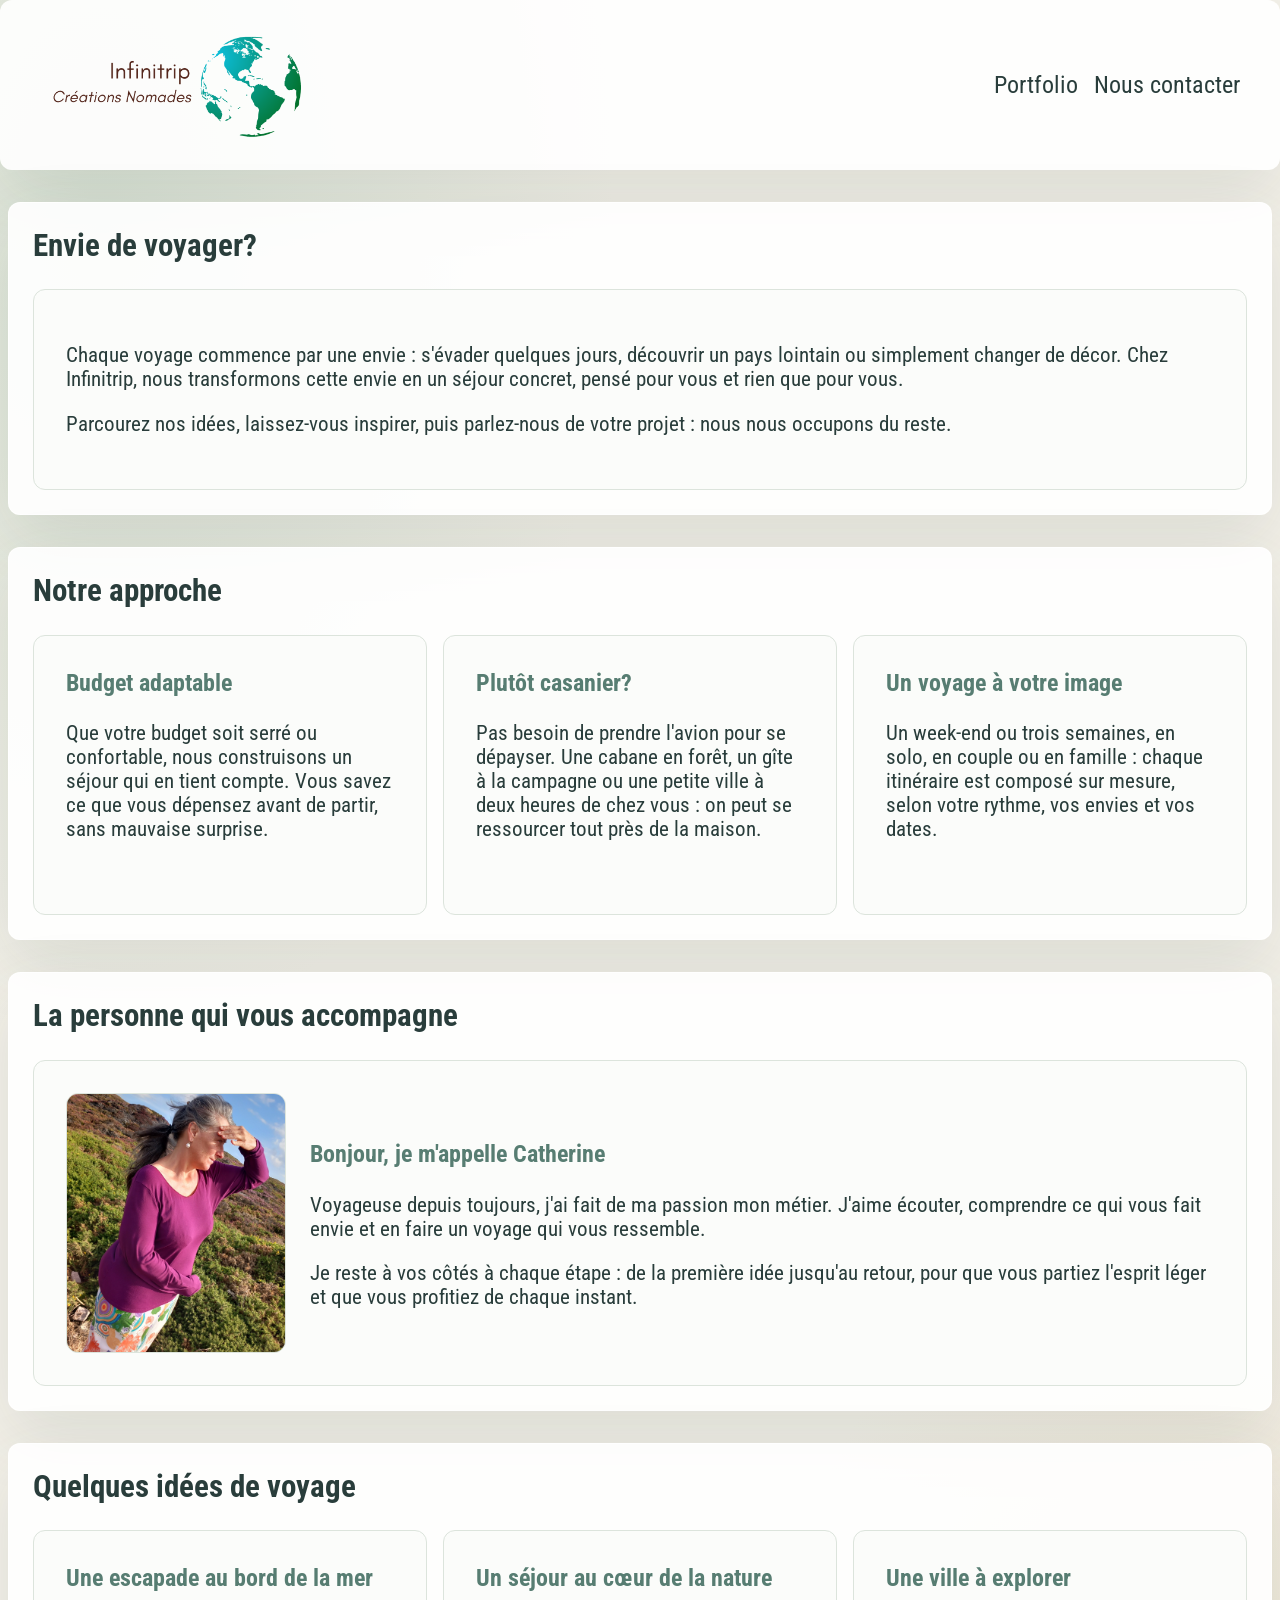
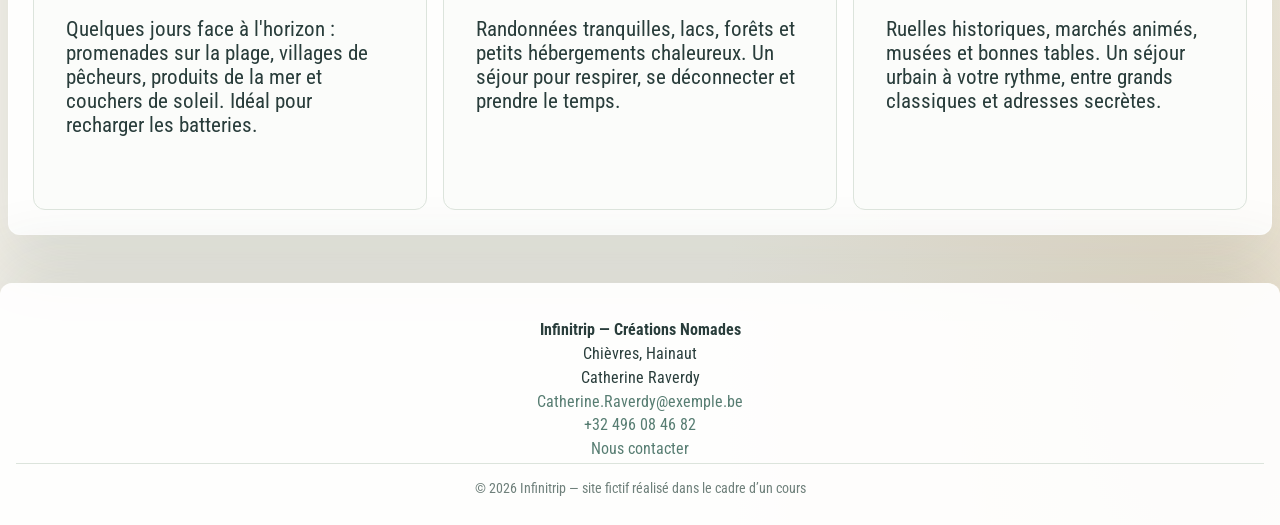
<file: index.html>
<!DOCTYPE html>
<html lang="fr">
<head>
    <meta charset="utf-8">
    <meta name="viewport" content="width=device-width, initial-scale=1">
    <link rel="stylesheet" type="text/css" href="style.css">

    <link rel="preconnect" href="https://fonts.googleapis.com">
    <link rel="preconnect" href="https://fonts.gstatic.com" crossorigin>
    <link href="https://fonts.googleapis.com/css2?family=Roboto+Condensed:ital,wght@0,100..900;1,100..900&display=swap" rel="stylesheet">

    <title>INFINITRIP</title>
</head>
<body class="page-accueil">
    <header class="entete-principal">
        <nav class="navigation-principale" aria-label="Navigation principale">
            <h1><a href="index.html"><img class="logo-main" src="images/Logo.png" alt="Logo de l'entreprise"></a></h1>
            <a class="lien-navigation-portfolio" href="pages/portfolio.html">Portfolio</a>
            <a class="lien-navigation-contact" href="pages/contact.html">Nous contacter</a>
        </nav>
    </header>

    <main class="contenu-accueil">
        <section class="section-introduction" id="introduction">
            <h2>Envie de voyager?</h2>
            <div class="boite-introduction">
                <p>Chaque voyage commence par une envie : s'évader quelques jours, découvrir un pays lointain ou simplement changer de décor. Chez Infinitrip, nous transformons cette envie en un séjour concret, pensé pour vous et rien que pour vous.</p>
                <p>Parcourez nos idées, laissez-vous inspirer, puis parlez-nous de votre projet : nous nous occupons du reste.</p>
            </div>
        </section>

        <section class="section-approche" id="approche">
            <h2>Notre approche</h2>
            <div class="boites-approche">
                <article class="boite-approche">
                    <h3>Budget adaptable</h3>
                    <div class="contenu-boite">
                        <p>Que votre budget soit serré ou confortable, nous construisons un séjour qui en tient compte. Vous savez ce que vous dépensez avant de partir, sans mauvaise surprise.</p>
                    </div>
                </article>
                <article class="boite-approche">
                    <h3>Plutôt casanier?</h3>
                    <div class="contenu-boite">
                        <p>Pas besoin de prendre l'avion pour se dépayser. Une cabane en forêt, un gîte à la campagne ou une petite ville à deux heures de chez vous : on peut se ressourcer tout près de la maison.</p>
                    </div>
                </article>
                <article class="boite-approche">
                    <h3>Un voyage à votre image</h3>
                    <div class="contenu-boite">
                        <p>Un week-end ou trois semaines, en solo, en couple ou en famille : chaque itinéraire est composé sur mesure, selon votre rythme, vos envies et vos dates.</p>
                    </div>
                </article>
            </div>
        </section>

        <section class="section-presentation" id="presentation">
            <h2>La personne qui vous accompagne</h2>
            <div class="boite-presentation">
                <div class="photo-presentation"><img class="photo-profil" src="images/Catherine.jpeg" alt="Photo de moi"></div>
                <div class="texte-presentation">
                    <h3>Bonjour, je m'appelle Catherine</h3>
                    <p>Voyageuse depuis toujours, j'ai fait de ma passion mon métier. J'aime écouter, comprendre ce qui vous fait envie et en faire un voyage qui vous ressemble.</p>
                    <p>Je reste à vos côtés à chaque étape : de la première idée jusqu'au retour, pour que vous partiez l'esprit léger et que vous profitiez de chaque instant.</p>
                </div>
            </div>
        </section>

        <section class="section-voyage" id="voyage">
            <h2>Quelques idées de voyage</h2>
            <div class="boites-voyage">
                <article class="boite-voyage">
                    <h3>Une escapade au bord de la mer</h3>
                    <div class="contenu-boite">
                        <p>Quelques jours face à l'horizon : promenades sur la plage, villages de pêcheurs, produits de la mer et couchers de soleil. Idéal pour recharger les batteries.</p>
                    </div>
                </article>
                <article class="boite-voyage">
                    <h3>Un séjour au cœur de la nature</h3>
                    <div class="contenu-boite">
                        <p>Randonnées tranquilles, lacs, forêts et petits hébergements chaleureux. Un séjour pour respirer, se déconnecter et prendre le temps.</p>
                    </div>
                </article>
                <article class="boite-voyage">
                    <h3>Une ville à explorer</h3>
                    <div class="contenu-boite">
                        <p>Ruelles historiques, marchés animés, musées et bonnes tables. Un séjour urbain à votre rythme, entre grands classiques et adresses secrètes.</p>
                    </div>
                </article>
            </div>
        </section>
    </main>

    <footer class="pied-de-page">
        <p class="pied-nom">Infinitrip — Créations Nomades</p>
        <p>Chièvres, Hainaut</p>
        <p>Catherine Raverdy</p>
        <p><a href="mailto:Catherine.Raverdy@exemple.be">Catherine.Raverdy@exemple.be</a></p>
        <p><a href="tel:+32496084682">+32 496 08 46 82</a></p>
        <p><a href="pages/contact.html">Nous contacter</a></p>
        <p class="pied-droits">© 2026 Infinitrip — site fictif réalisé dans le cadre d’un cours</p>
    </footer>
</body>
</html>
</file>
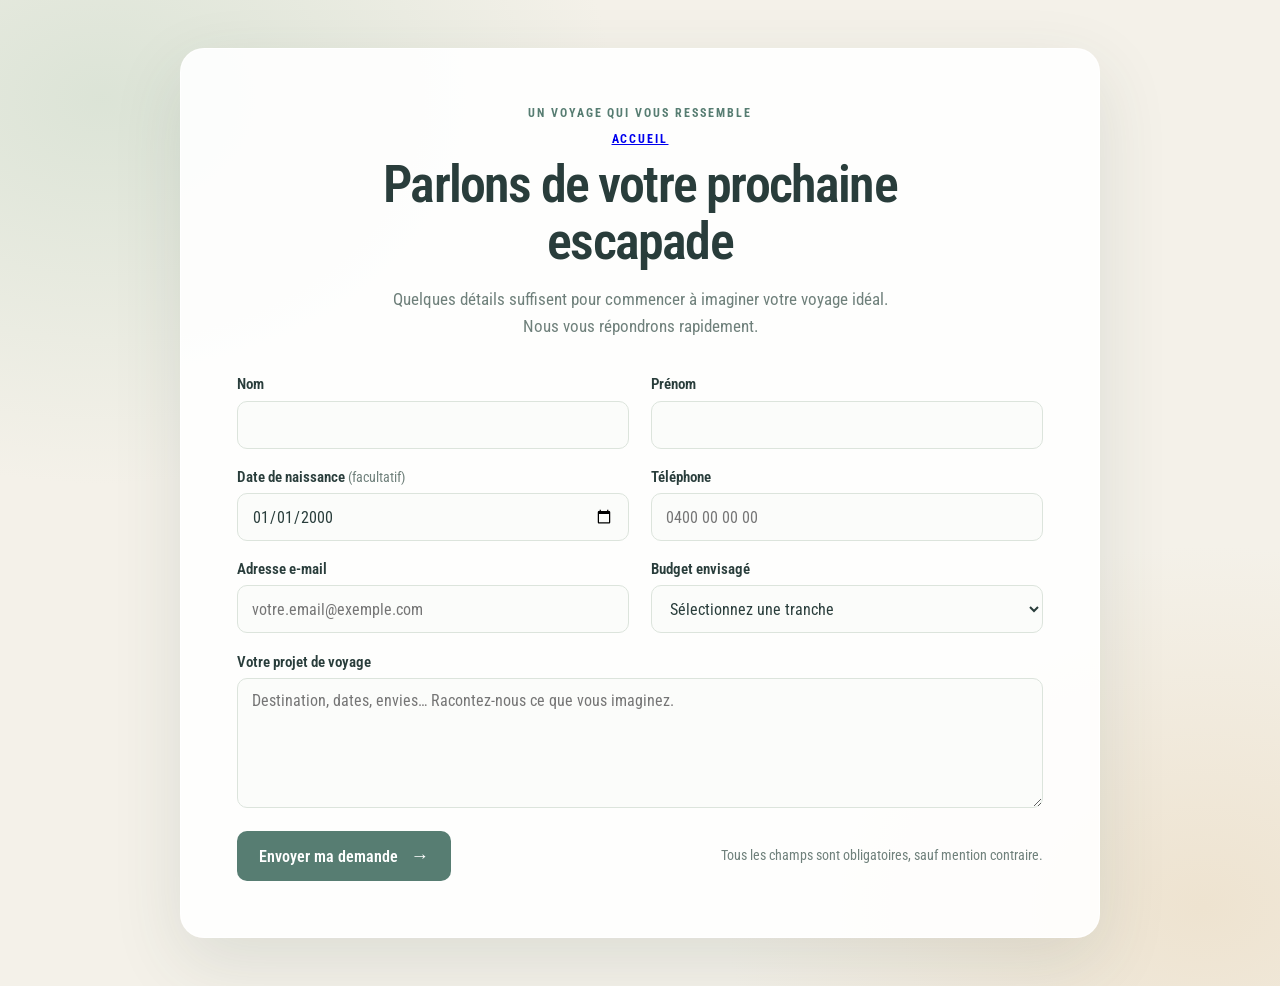
<file: pages/contact.html>
<!DOCTYPE html>
<html lang="fr">
<head>
    <meta charset="utf-8">
    <meta name="viewport" content="width=device-width, initial-scale=1">
    <meta name="theme-color" content="#f4f1e9">
    <link rel="stylesheet" type="text/css" href="../style.css">

    <link rel="preconnect" href="https://fonts.googleapis.com">
    <link rel="preconnect" href="https://fonts.gstatic.com" crossorigin>
    <link href="https://fonts.googleapis.com/css2?family=Roboto+Condensed:wght@400;500;600;700&display=swap" rel="stylesheet">
	<script src="contact.js" defer></script> 
    <title>Contact — Votre prochain voyage</title>
</head>
<body class="body-contact">
    <main class="contact-page">
        <section class="contact-card" aria-labelledby="contact-title">
            <div class="contact-intro">
                <p class="contact-eyebrow">Un voyage qui vous ressemble</p>
				<p class="contact-eyebrow"><a href="../index.html">Accueil</a></p>
                <h1 id="contact-title">Parlons de votre prochaine escapade</h1>
                <p class="contact-description">Quelques détails suffisent pour commencer à imaginer votre voyage idéal. Nous vous répondrons rapidement.</p>
            </div>

            <form class="contact-form" method="get" action="" id="formulaire-contact">
                <div class="form-field">
                    <label for="nom">Nom</label>
                    <input type="text" id="nom" name="nom" autocomplete="family-name" required>
                </div>

                <div class="form-field">
                    <label for="prenom">Prénom</label>
                    <input type="text" id="prenom" name="prenom" autocomplete="given-name" required>
                </div>

                <div class="form-field">
                    <label for="datedenaissance">Date de naissance <span>(facultatif)</span></label>
                    <input type="date" name="datedenaissance" id="datedenaissance" value="2000-01-01" min="1900-01-01" max="2026-12-31">
                </div>

                <div class="form-field">
                    <label for="telephone">Téléphone</label>
                    <input type="tel" id="telephone" name="telephone" placeholder="0400 00 00 00" autocomplete="tel" required>
                </div>

                <div class="form-field">
                    <label for="email">Adresse e-mail</label>
                    <input type="email" id="email" name="email" placeholder="votre.email@exemple.com" autocomplete="email" required>
                </div>

                <div class="form-field">
                    <label for="budget">Budget envisagé</label>
                    <select id="budget" name="budget" required>
                        <option value="">Sélectionnez une tranche</option>
                        <option value="0-1000">0 - 1 000 €</option>
                        <option value="1000-2000">1 000 - 2 000 €</option>
                        <option value="2000-5000">2 000 - 5 000 €</option>
                        <option value="5000+">5 000 € et plus</option>
                    </select>
                </div>

                <div class="form-field form-field-full">
                    <label for="message">Votre projet de voyage</label>
                    <textarea id="message" name="message" rows="5" placeholder="Destination, dates, envies… Racontez-nous ce que vous imaginez." required></textarea>
                </div>

                <div class="form-field-full form-submit">
                    <button type="submit">Envoyer ma demande <span aria-hidden="true">→</span></button>
                    <p>Tous les champs sont obligatoires, sauf mention contraire.</p>
                </div>
            </form>
        </section>
    </main>
</body>
</html>
</file>
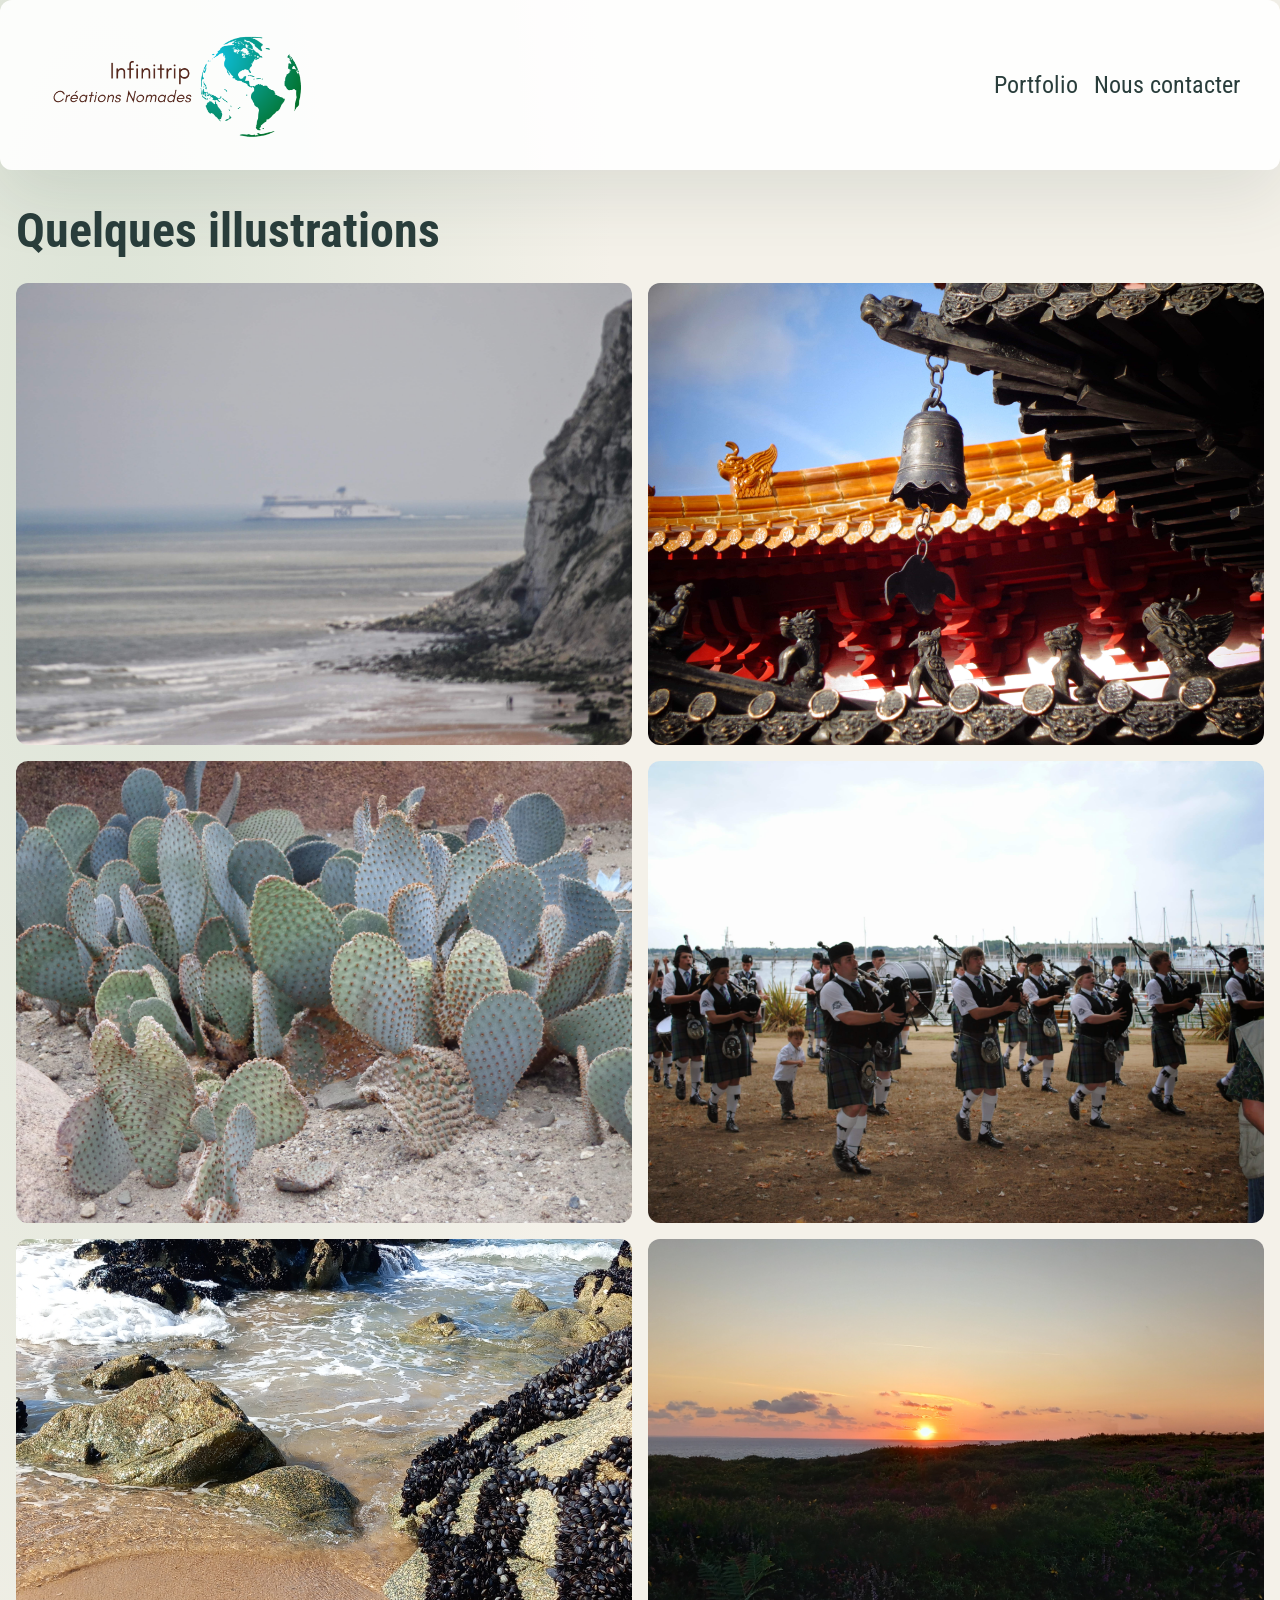
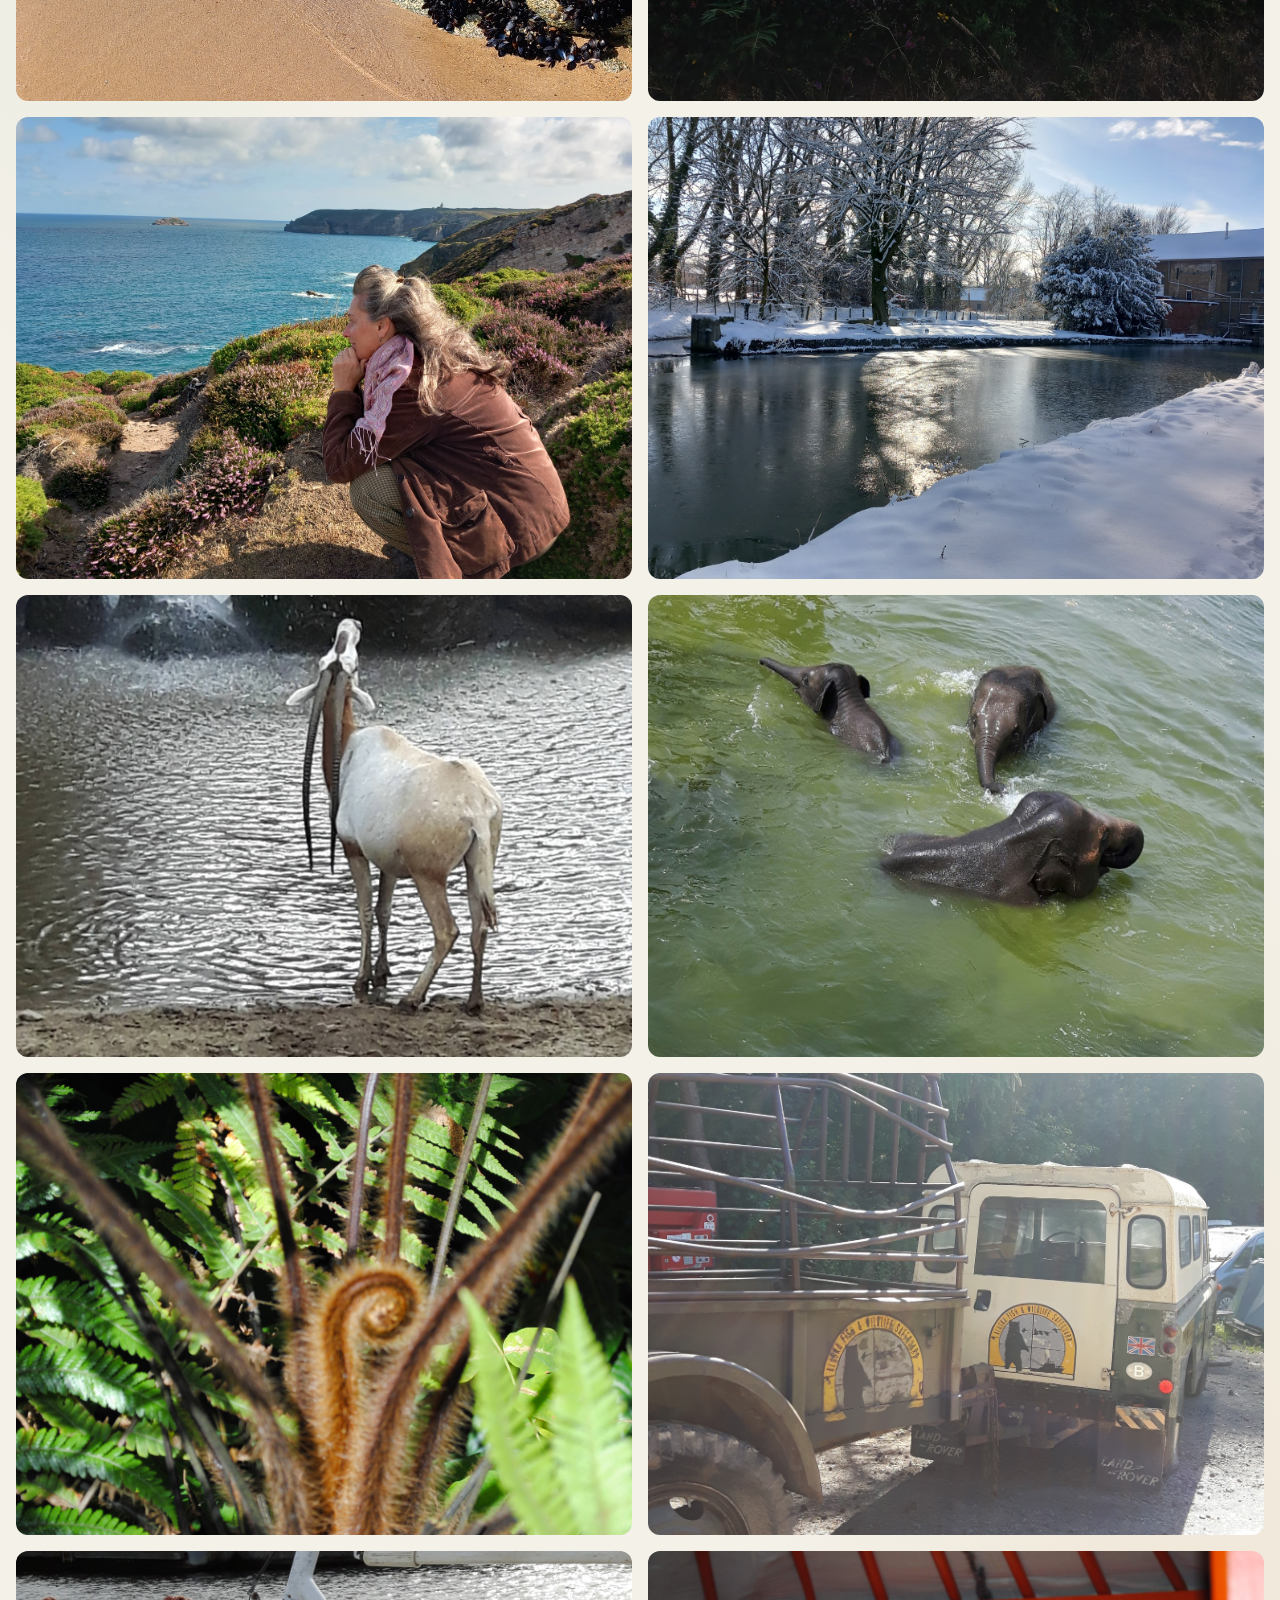
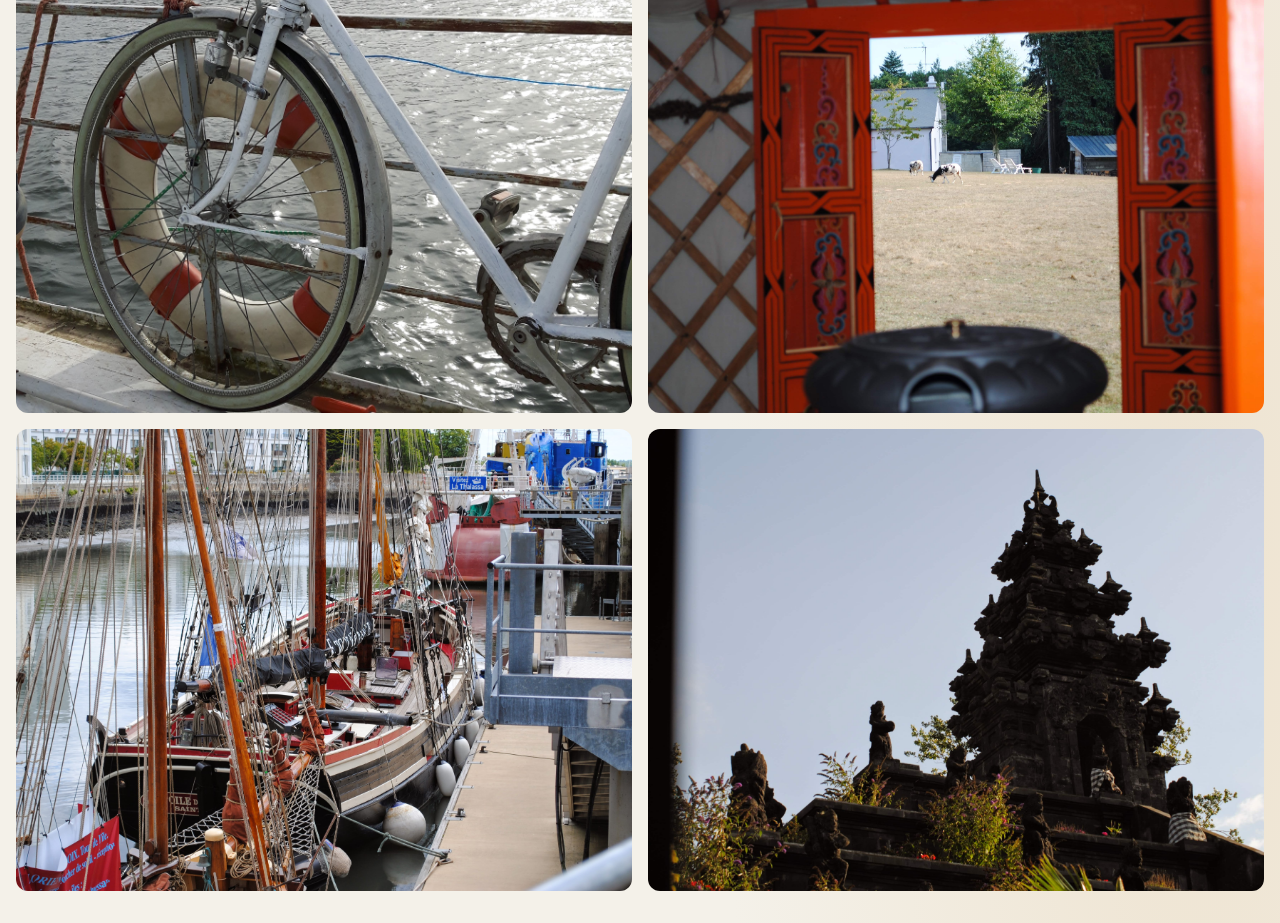
<file: pages/portfolio.html>
<!DOCTYPE html>
<html lang="fr">
<head>
    <meta charset="utf-8">
    <meta name="viewport" content="width=device-width, initial-scale=1">
    <link rel="stylesheet" type="text/css" href="../style.css">

    <link rel="preconnect" href="https://fonts.googleapis.com">
    <link rel="preconnect" href="https://fonts.gstatic.com" crossorigin>
    <link href="https://fonts.googleapis.com/css2?family=Roboto+Condensed:ital,wght@0,100..900;1,100..900&display=swap" rel="stylesheet">

    <title>Portfolio — INFINITRIP</title>
</head>
<body class="page-portfolio">
    <header class="entete-principal">
        <nav class="navigation-principale" aria-label="Navigation principale">
            <h1><a href="../index.html"><img class="logo-main" src="../images/Logo.png" alt="Logo de l'entreprise"></a></h1>
            <a class="lien-navigation-portfolio" href="portfolio.html">Portfolio</a>
            <a class="lien-navigation-contact" href="contact.html">Nous contacter</a>
        </nav>
    </header>

    <main class="contenu-portfolio">
        <h2>Quelques illustrations</h2>
        <div class="galerie-portfolio">
            <figure class="carte-portfolio">
                <img src="../images/090.png" alt="Illustration 090">
                <figcaption>À la côte</figcaption>
            </figure>
            <figure class="carte-portfolio">
                <img src="../images/Cloche.jpeg" alt="Illustration Cloche">
                <figcaption>Les cloches sonnent</figcaption>
            </figure>
            <figure class="carte-portfolio">
                <img src="../images/Cactus.jpeg" alt="Paysage avec des cactus">
                <figcaption>Vous aimez les cactus arides</figcaption>
            </figure>
            <figure class="carte-portfolio">
                <img src="../images/Cortege.jpeg" alt="Illustration Cortège">
                <figcaption>Un petit cortège musical</figcaption>
            </figure>
            <figure class="carte-portfolio">
                <img src="../images/Plage.jpeg" alt="Paysage de plage">
                <figcaption>À la plage</figcaption>
            </figure>
            <figure class="carte-portfolio">
                <img src="../images/Sunset.jpeg" alt="Coucher de soleil">
                <figcaption>Sunset</figcaption>
            </figure>
            <figure class="carte-portfolio">
                <img src="../images/CatherineCote.jpeg" alt="Illustration Catherine Côté">
                <figcaption>L'instant de se poser</figcaption>
            </figure>
            <figure class="carte-portfolio">
                <img src="../images/Neige.jpeg" alt="Paysage enneigé">
                <figcaption>Le Froid peut plaire aussi</figcaption>
            </figure>
            <figure class="carte-portfolio">
                <img src="../images/Antilope.jpeg" alt="Antilope">
                <figcaption>La beauté de la nature</figcaption>
            </figure>
            <figure class="carte-portfolio">
                <img src="../images/hippo.jpeg" alt="Illustration Hippopotame">
                <figcaption>Coeurs sensibles, attention...</figcaption>
            </figure>
            <figure class="carte-portfolio">
                <img src="../images/726.jpeg" alt="Illustration 726">
                <figcaption>L'exotisme a ses vertus</figcaption>
            </figure>
            <figure class="carte-portfolio">
                <img src="../images/ConvoiNaturel.jpeg" alt="Illustration Convoi naturel">
                <figcaption>Un petit convoi naturel</figcaption>
            </figure>
            <figure class="carte-portfolio">
                <img src="../images/VeloBateau.jpeg" alt="Vélo et bateau">
                <figcaption>Petite balade cycliste sur l'eau</figcaption>
            </figure>
            <figure class="carte-portfolio">
                <img src="../images/187.jpeg" alt="Illustration 187">
                <figcaption>On peut aussi rester sur terre</figcaption>
            </figure>
            <figure class="carte-portfolio">
                <img src="../images/234.jpeg" alt="Illustration 234">
                <figcaption>Vous avez quand même le choix</figcaption>
            </figure>
            <figure class="carte-portfolio">
                <img src="../images/621.jpeg" alt="Illustration 621">
                <figcaption>Ca change !</figcaption>
            </figure>
        </div>
    </main>
</body>
</html>
</file>
<file: style.css>
.body-contact {
    min-height: 100vh;
    margin: 0;
    padding: clamp(1rem, 4vw, 3rem);
    box-sizing: border-box;
    display: grid;
    place-items: center;
    color: #293d3b;
    background:
        radial-gradient(ellipse at 8% 10%, rgba(202, 218, 201, 0.58), transparent 32rem),
        radial-gradient(ellipse at 94% 92%, rgba(232, 213, 183, 0.5), transparent 30rem),
        #f4f1e9;
    font-family: "Roboto Condensed", sans-serif;
}

.contact-page {
    width: min(100%, 920px);
    margin: auto;
}

.contact-card {
    box-sizing: border-box;
    overflow: hidden;
    padding: clamp(1.5rem, 5vw, 3.5rem);
    border: 1px solid rgba(255, 255, 255, 0.8);
    border-radius: 24px;
    background: rgba(255, 255, 255, 0.9);
    box-shadow: 0 24px 70px rgba(52, 76, 67, 0.12);
}

.contact-intro {
    max-width: 620px;
    margin: 0 auto 2.25rem;
    text-align: center;
}

.contact-eyebrow {
    margin: 0 0 0.7rem;
    color: #577d72;
    font-size: 0.78rem;
    font-weight: 700;
    letter-spacing: 0.16em;
    text-transform: uppercase;
}

.contact-intro h1 {
    margin: 0;
    font-size: clamp(2rem, 5vw, 3.25rem);
    font-weight: 600;
    letter-spacing: -0.035em;
    line-height: 1.08;
}

.contact-description {
    max-width: 520px;
    margin: 1rem auto 0;
    color: #6f807b;
    font-size: 1.05rem;
    line-height: 1.6;
}

.contact-form {
    box-sizing: border-box;
    display: grid;
    grid-template-columns: repeat(2, minmax(0, 1fr));
    gap: 1.2rem 1.35rem;
}

.form-field {
    display: flex;
    min-width: 0;
    flex-direction: column;
    gap: 0.45rem;
}

.form-field label {
    font-size: 0.95rem;
    font-weight: 600;
}

.form-field label span {
    color: #6f807b;
    font-size: 0.85rem;
    font-weight: 400;
}

.form-field input,
.form-field select,
.form-field textarea {
    box-sizing: border-box;
    width: 100%;
    min-height: 48px;
    padding: 0.75rem 0.9rem;
    border: 1px solid #dce4dc;
    border-radius: 10px;
    outline: none;
    color: #293d3b;
    background: #fbfcfa;
    font: inherit;
    font-size: 1rem;
    transition: border-color 160ms ease, box-shadow 160ms ease, background 160ms ease;
}

.form-field textarea {
    min-height: 130px;
    resize: vertical;
}

.form-field input:focus,
.form-field select:focus,
.form-field textarea:focus {
    border-color: #577d72;
    background: #fff;
    box-shadow: 0 0 0 3px rgba(87, 125, 114, 0.14);
}

.form-field-full {
    grid-column: 1 / -1;
}

.form-submit {
    display: flex;
    align-items: center;
    justify-content: space-between;
    gap: 1rem;
    margin-top: 0.25rem;
}

.form-submit button {
    min-height: 50px;
    padding: 0.8rem 1.4rem;
    border: 0;
    border-radius: 10px;
    color: #fff;
    background: #577d72;
    cursor: pointer;
    font: inherit;
    font-size: 1rem;
    font-weight: 600;
    transition: background 160ms ease, transform 160ms ease;
}

.form-submit button:hover {
    transform: translateY(-1px);
    background: #3f6259;
}

.form-submit button:focus {
    outline: 3px solid rgba(87, 125, 114, 0.35);
    outline-offset: 3px;
}

.form-submit button span {
    margin-left: 0.5rem;
    font-size: 1.15rem;
}

.form-submit p {
    margin: 0;
    color: #6f807b;
    font-size: 0.9rem;
}

@media (max-width: 600px) {
    .body-contact {
        padding: 1rem;
    }

    .contact-card {
        padding: 1.5rem 1.15rem;
        border-radius: 18px;
    }

    .contact-intro {
        margin-bottom: 1.75rem;
        text-align: center;
    }
    .contact-eyebrow {
        text-align: center;
    }

    .contact-form {
        grid-template-columns: 1fr;
        gap: 1rem;
    }

    .form-field-full {
        grid-column: auto;
    }

    .form-submit {
        align-items: flex-start;
        flex-direction: column;
    }
}

/* PAGE D'ACCUEIL */
.page-accueil {
    box-sizing: border-box;
    margin: 0;
    color: #293d3b;
    background:
        radial-gradient(ellipse at 8% 10%, rgba(202, 218, 201, 0.58), transparent 32rem),
        radial-gradient(ellipse at 94% 92%, rgba(232, 213, 183, 0.5), transparent 30rem),
        #f4f1e9;
    font-family: "Roboto Condensed", sans-serif;
}

.entete-principal {
    box-sizing: border-box;
    width: 100%;
}

.navigation-principale {
    display: flex;
    align-items: center;
    flex-direction: row;
    gap: 1rem;
    box-sizing: border-box;
    width: 100%;
    padding: 1rem clamp(1rem, 4vw, 2rem);
    color: #293d3b;
    background: rgba(255, 255, 255, 0.9);
    box-shadow: 0 24px 70px rgba(52, 76, 67, 0.12);
    border-radius: 12px;
}

.navigation-principale h1 {
    margin: 0;
}

.navigation-principale img {
    max-width: 100%;
    height: auto;
}

.logo-main {
    display: block;
    width: clamp(8rem, 28vw, 18rem);
    margin: 0;
    object-fit: contain;
}

.navigation-principale a {
    text-decoration: none;
    color: inherit;
}

.lien-navigation-portfolio, .lien-navigation-contact {
    font-size: 1.5rem;

}

.navigation-principale .lien-navigation-portfolio {
    margin-left: auto;
}
.navigation-principale .lien-navigation-contact {
    margin-right: 0.5rem;
}

.contenu-accueil {
    font-size: 1.3rem;
    margin: 0.5rem;
}

.contenu-accueil section {
    margin: 2rem 0;
    padding: 1.5rem;
    border: 1px solid rgba(255, 255, 255, 0.8);
    border-radius: 12px;
    background: rgba(255, 255, 255, 0.9);
    box-shadow: 0 24px 70px rgba(52, 76, 67, 0.12);
}

.contenu-accueil h2 {
    margin-top: 0;
    border-radius: 12px;
}

.boite-introduction,
.boite-approche,
.boite-presentation,
.boite-voyage {
    padding: 2rem;
    border: 1px solid #dce4dc;
    border-radius: 12px;
    background: #fbfcfa;
}

.boites-approche,
.boites-voyage {
    display: flex;
    flex-wrap: wrap;
    gap: 1rem;
    border-radius: 12px;
}

.boite-approche,
.boite-voyage {
    box-sizing: border-box;
    flex: 1 1 250px;
    border-radius: 12px;
    min-height: 280px;
}

.boite-approche h3,
.boite-voyage h3 {
    margin-top: 0;
    border-radius: 12px;
}

.boite-presentation {
    display: flex;
    align-items: center;
    gap: 1.5rem;
    border-radius: 12px;
}

.photo-presentation {
    box-sizing: border-box;
    display: flex;
    width: 220px;
    min-width: 220px;
    height: 260px;
    align-items: center;
    justify-content: center;
    border: 1px solid #dce4dc;
    text-align: center;
    border-radius: 12px;
    background: #dce4dc;
}

.photo-profil {
    display: block;
    width: 100%;
    height: 100%;
    object-fit: cover;
    border-radius: 11px;
}

.texte-presentation {
    flex: 1;
}

.pied-de-page {
    box-sizing: border-box;
    width: 100%;
    margin-top: 3rem;
    padding: 2rem 1rem 1.5rem;
    text-align: center;
    color: #293d3b;
    background: rgba(255, 255, 255, 0.9);
    box-shadow: 0 -24px 70px rgba(52, 76, 67, 0.12);
    border-radius: 12px 12px 0 0;
}

.pied-de-page p {
    margin: 0.3rem 0;
}

.pied-nom {
    font-weight: 700;
}

.pied-de-page a {
    color: #577d72;
    text-decoration: none;
}

.pied-de-page a:hover {
    text-decoration: underline;
}

.pied-droits {
    margin-top: 1rem;
    padding-top: 1rem;
    border-top: 1px solid #dce4dc;
    font-size: 0.85rem;
    color: #6f807b;
}

.contenu-accueil h3 {
    color: #577d72;
}

@media (max-width: 650px) {
    .contenu-accueil {
        width: min(100% - 1.5rem, 1500px);
    }

    .entete-principal {
        width: 100%;
    }

    .navigation-principale {
        flex-wrap: nowrap;
        gap: 0.35rem;
        padding: 0.5rem 0.75rem;
    }

    .navigation-principale h1 {
        width: auto;
    }

    .navigation-principale a {
        font-size: 0.9rem;
        white-space: nowrap;
    }

    .navigation-principale .lien-navigation-portfolio,
    .navigation-principale .lien-navigation-contact {
        font-size: 1rem;
    }

    

    .contenu-accueil section {
    margin: 3rem 0;      
    padding: 2.5rem;     
    }

    .boite-presentation {
        align-items: flex-start;
        flex-direction: column;
        border-radius: 12px;
    }

    .photo-presentation {
        width: min(100%, 220px);
        min-width: 0;
        height: 260px;
    }
}

/* PAGE PORTFOLIO */
.page-portfolio {
    box-sizing: border-box;
    margin: 0;
    color: #293d3b;
    background:
        radial-gradient(ellipse at 8% 10%, rgba(202, 218, 201, 0.58), transparent 32rem),
        radial-gradient(ellipse at 94% 92%, rgba(232, 213, 183, 0.5), transparent 30rem),
        #f4f1e9;
    font-family: "Roboto Condensed", sans-serif;
}

.contenu-portfolio {
    box-sizing: border-box;
    width: min(100% - 2rem, 1600px);
    margin: 2rem auto;
}

.contenu-portfolio h2 {
    margin: 0 0 1.5rem;
    font-size: clamp(2rem, 5vw, 3rem);
}

.galerie-portfolio {
    display: grid;
    grid-template-columns: repeat(auto-fit, minmax(min(100%, 420px), 1fr));
    gap: 1rem;
}

.carte-portfolio {
    box-sizing: border-box;
    position: relative;
    min-width: 0;
    margin: 0;
    overflow: hidden;
    border-radius: 12px;
    aspect-ratio: 4 / 3;
}

.carte-portfolio img {
    width: 100%;
    height: 100%;
    object-fit: cover;
}

.carte-portfolio figcaption {
    position: absolute;
    right: 0;
    bottom: 0;
    left: 0;
    padding: 1rem;
    color: #fff;
    background: rgba(0, 0, 0, 0.65);
    text-align: center;
    opacity: 0;
    transition: opacity 180ms ease;
}

.carte-portfolio:hover figcaption {
    opacity: 1;
}

@media (max-width: 650px) {
    .contenu-portfolio {
        width: min(100% - 1.5rem, 1600px);
        margin: 1.25rem auto;
    }

    .galerie-portfolio {
        display: grid;
        grid-template-columns: 1fr;
        gap: 0.75rem;
    }

    .carte-portfolio {
        aspect-ratio: auto;
    }

    .carte-portfolio figcaption {
        position: static;
        color: #293d3b;
        background: #dce4dc;
        opacity: 1;
    }

    .carte-portfolio img {
        height: auto;
        aspect-ratio: 4 / 3;
    }
}
</file>
